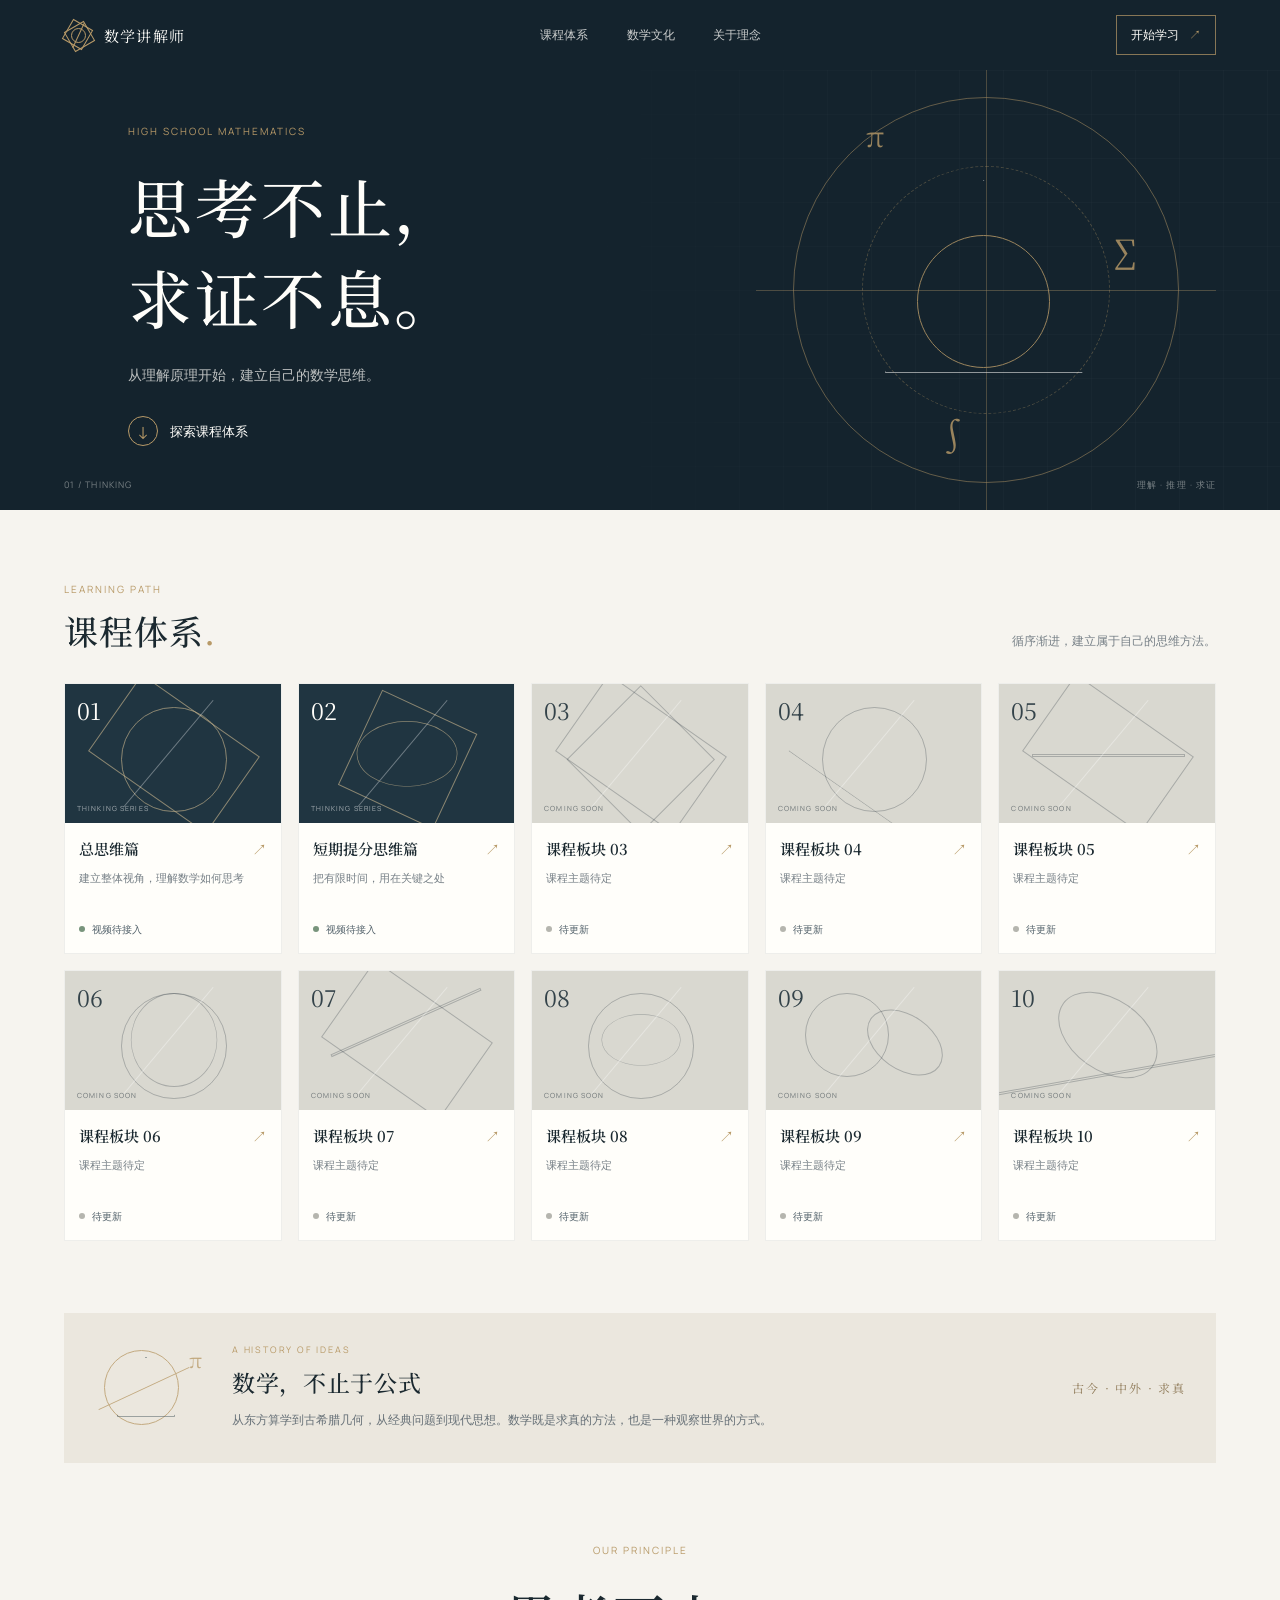
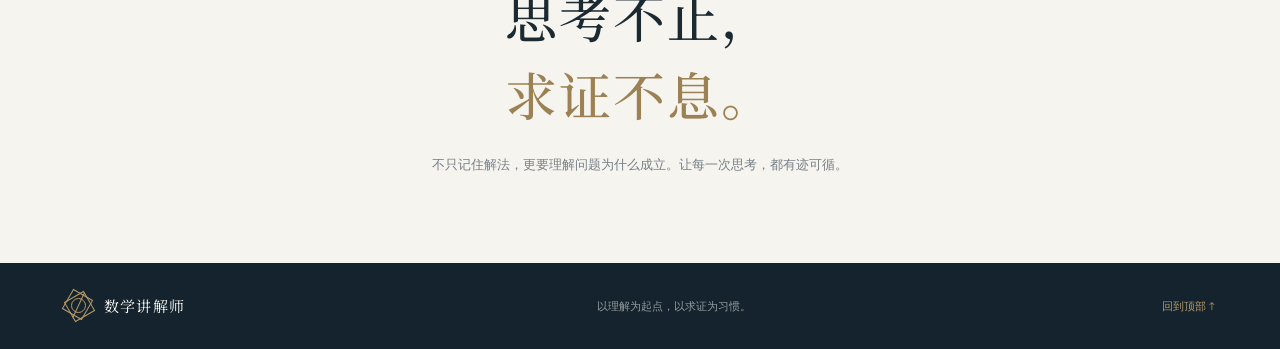
<file: math_teaching_site/index.html>
<!doctype html>
<html lang="zh-CN">
<head>
  <meta charset="utf-8">
  <meta name="viewport" content="width=device-width, initial-scale=1, viewport-fit=cover">
  <meta name="theme-color" content="#14232d">
  <meta name="description" content="思考不止，求证不息。高中数学思维与课程学习。">
  <title>思考不止，求证不息｜高中数学</title>
  <link rel="stylesheet" href="style.css">
  <script src="config.js"></script>
</head>
<body>
  <header class="site-header">
    <a class="brand" href="./" aria-label="返回首页">
      <span class="brand-mark" aria-hidden="true"><span></span><i></i></span>
      <span class="brand-name" id="brandName">数学讲解师</span>
    </a>
    <nav class="desktop-nav" id="desktopNav" aria-label="主导航"></nav>
    <a class="header-cta" href="#courses">开始学习 <span aria-hidden="true">↗</span></a>
  </header>

  <main>
    <section class="hero" id="top">
      <div class="hero-grid" aria-hidden="true"></div>
      <div class="hero-content">
        <p class="eyebrow" id="heroEyebrow">HIGH SCHOOL MATHEMATICS</p>
        <h1 id="heroSlogan">思考不止，<br>求证不息。</h1>
        <p class="hero-description" id="heroDescription">从理解原理开始，建立自己的数学思维。</p>
        <a class="primary-link" href="#courses"><span class="play-symbol">↓</span> 探索课程体系</a>
      </div>
      <div class="hero-art" aria-hidden="true">
        <div class="orbit orbit-one"></div>
        <div class="orbit orbit-two"></div>
        <div class="axis axis-x"></div>
        <div class="axis axis-y"></div>
        <div class="math-symbol symbol-pi">π</div>
        <div class="math-symbol symbol-sigma">∑</div>
        <div class="math-symbol symbol-integral">∫</div>
        <div class="geometry-triangle"></div>
        <div class="geometry-circle"></div>
        <div class="art-caption">QUESTION · REASON · PROVE</div>
      </div>
      <div class="hero-bottom"><span>01 / THINKING</span><span>理解 · 推理 · 求证</span></div>
    </section>

    <section class="section courses-section" id="courses">
      <div class="section-heading">
        <div>
          <p class="section-kicker">LEARNING PATH</p>
          <h2>课程体系<span class="heading-dot">.</span></h2>
        </div>
        <p class="section-note">循序渐进，建立属于自己的思维方法。</p>
      </div>
      <div class="course-grid" id="courseGrid"></div>
    </section>

    <section class="culture-band" id="culture">
      <div class="culture-mark" aria-hidden="true">
        <span class="culture-circle"></span><span class="culture-line"></span><span class="culture-triangle"></span>
        <span class="culture-pi">π</span>
      </div>
      <div class="culture-copy">
        <p class="section-kicker">A HISTORY OF IDEAS</p>
        <h2 id="cultureTitle">数学，不止于公式</h2>
        <p id="cultureDescription">从东方算学到古希腊几何，从经典问题到现代思想。数学既是求真的方法，也是一种观察世界的方式。</p>
      </div>
      <div class="culture-side-note">古今 · 中外 · 求真</div>
    </section>

    <section class="section about-section" id="about">
      <p class="section-kicker">OUR PRINCIPLE</p>
      <h2 class="about-slogan" id="aboutSlogan">思考不止，<br><em>求证不息。</em></h2>
      <p class="about-description" id="aboutDescription">不只记住解法，更要理解问题为什么成立。让每一次思考，都有迹可循。</p>
    </section>
  </main>

  <footer class="site-footer">
    <a class="brand footer-brand" href="./">
      <span class="brand-mark" aria-hidden="true"><span></span><i></i></span>
      <span class="brand-name" id="footerBrandName">数学讲解师</span>
    </a>
    <p id="footerNote">以理解为起点，以求证为习惯。</p>
    <a class="back-top" href="#top">回到顶部 ↑</a>
  </footer>

  <script>
    (function () {
      const cfg = window.SITE_CONFIG || {};
      const $ = (id) => document.getElementById(id);
      $("brandName").textContent = cfg.brandName || "数学讲解师";
      $("footerBrandName").textContent = cfg.brandName || "数学讲解师";
      document.title = (cfg.slogan || "思考不止，求证不息。") + "｜高中数学";
      $("heroEyebrow").textContent = cfg.heroEyebrow || "";
      $("heroSlogan").innerHTML = (cfg.slogan || "思考不止，求证不息。").replace("，", "，<br>");
      $("heroDescription").textContent = cfg.heroDescription || "";
      $("cultureTitle").textContent = cfg.cultureTitle || "";
      $("cultureDescription").textContent = cfg.cultureDescription || "";
      $("aboutSlogan").innerHTML = (cfg.slogan || "").replace("，", "，<br><em>").replace(/。$/, "。</em>");
      $("aboutDescription").textContent = cfg.aboutDescription || "";
      $("footerNote").textContent = cfg.footerNote || "";
      $("desktopNav").innerHTML = (cfg.navItems || []).map(item =>
        `<a href="${item.href}">${item.label}</a>`
      ).join("");

      const grid = $("courseGrid");
      (cfg.courses || []).forEach(course => {
        const pending = course.status !== "ready";
        const card = document.createElement("article");
        card.className = "course-card" + (pending ? " is-pending" : "");
        card.innerHTML = `
          <a class="course-link" href="course.html?id=${encodeURIComponent(course.id)}" aria-label="查看${course.title}">
            <div class="course-visual visual-${course.id}" aria-hidden="true">
              <span class="course-number">${course.id}</span>
              <span class="visual-label">${pending ? "COMING SOON" : "THINKING SERIES"}</span>
              <span class="visual-shape"></span>
            </div>
            <div class="course-info">
              <div class="course-title-row"><h3>${course.title}</h3><span class="course-arrow">↗</span></div>
              <p>${course.subtitle || ""}</p>
              <div class="course-status"><span class="status-dot ${pending ? "muted" : ""}"></span>${pending ? "待更新" : (course.embedHtml ? "课程已上线" : "视频待接入")}</div>
            </div>
          </a>`;
        grid.appendChild(card);
      });
    })();
  </script>
</body>
</html>
</file>
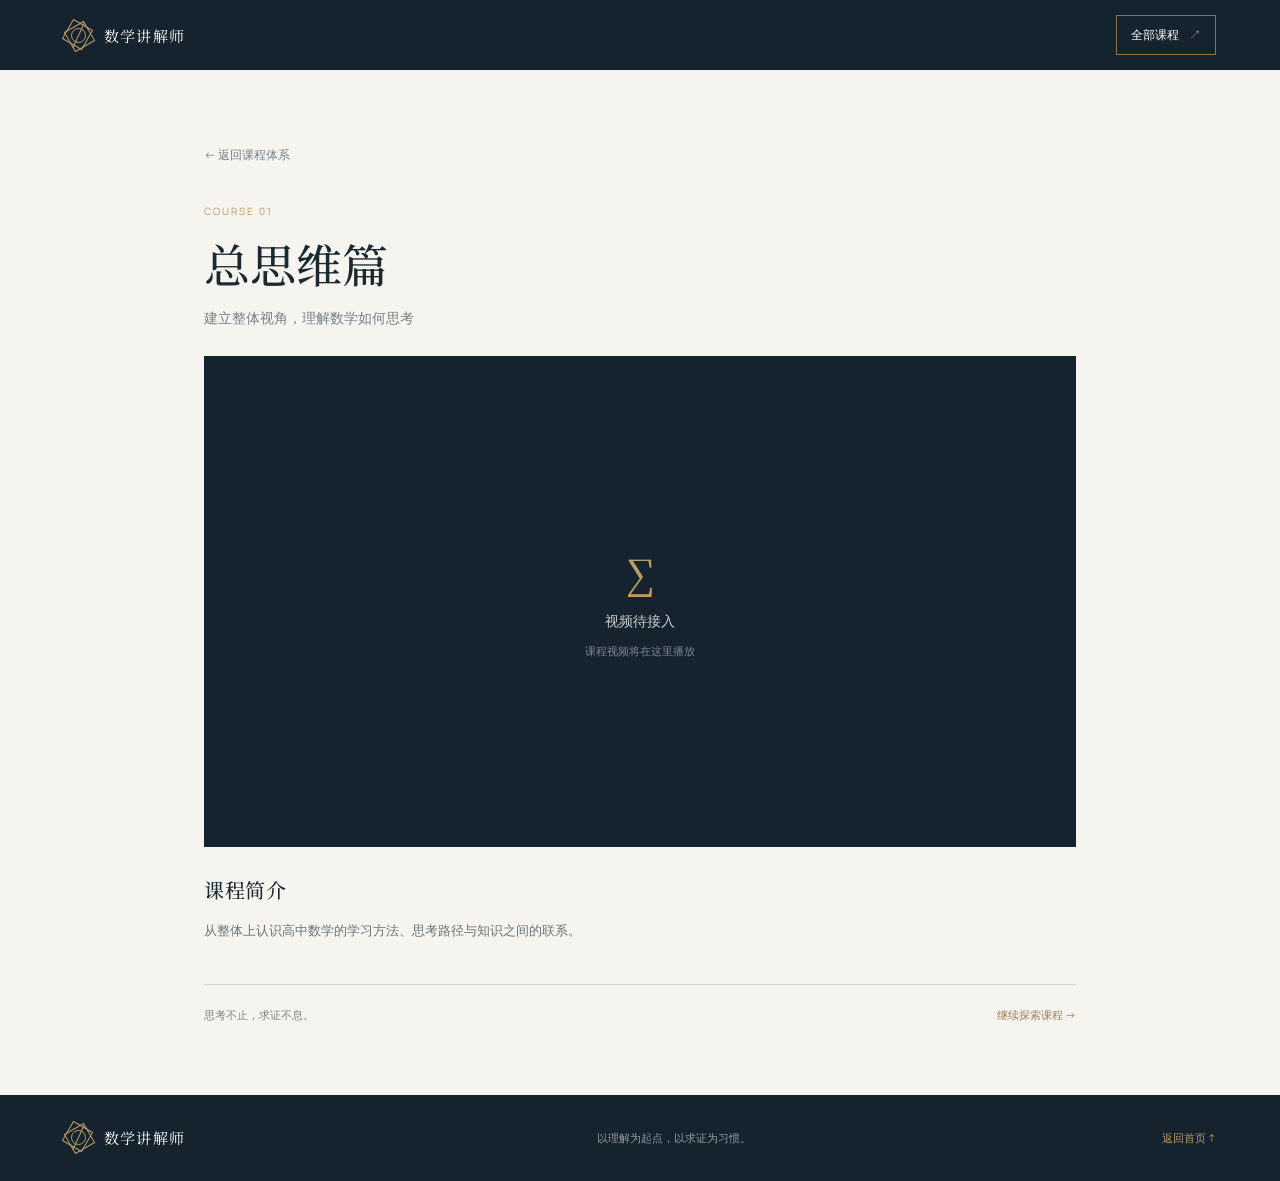
<file: math_teaching_site/course.html>
<!doctype html>
<html lang="zh-CN">
<head>
  <meta charset="utf-8">
  <meta name="viewport" content="width=device-width, initial-scale=1, viewport-fit=cover">
  <meta name="theme-color" content="#14232d">
  <title>课程详情｜思考不止，求证不息</title>
  <link rel="stylesheet" href="style.css">
  <script src="config.js"></script>
</head>
<body class="course-page">
  <header class="site-header">
    <a class="brand" href="./" aria-label="返回首页">
      <span class="brand-mark" aria-hidden="true"><span></span><i></i></span>
      <span class="brand-name" id="brandName">数学讲解师</span>
    </a>
    <a class="header-cta" href="./#courses">全部课程 <span aria-hidden="true">↗</span></a>
  </header>
  <main class="course-detail section">
    <a class="back-link" href="./#courses">← 返回课程体系</a>
    <p class="section-kicker" id="courseEyebrow">COURSE DETAIL</p>
    <h1 id="courseTitle">课程标题</h1>
    <p class="detail-subtitle" id="courseSubtitle"></p>
    <div class="video-shell" id="videoShell">
      <div class="video-placeholder">
        <div class="placeholder-mark">∑</div>
        <p id="videoStatus">视频待接入</p>
        <span>课程视频将在这里播放</span>
      </div>
    </div>
    <section class="detail-description">
      <h2>课程简介</h2>
      <p id="courseDescription"></p>
    </section>
    <div class="detail-bottom">
      <span>思考不止，求证不息。</span>
      <a href="./#courses">继续探索课程 →</a>
    </div>
  </main>
  <footer class="site-footer">
    <a class="brand footer-brand" href="./">
      <span class="brand-mark" aria-hidden="true"><span></span><i></i></span>
      <span class="brand-name" id="footerBrandName">数学讲解师</span>
    </a>
    <p>以理解为起点，以求证为习惯。</p>
    <a class="back-top" href="./#top">返回首页 ↑</a>
  </footer>
  <script>
    (function () {
      const cfg = window.SITE_CONFIG || {};
      const params = new URLSearchParams(location.search);
      const id = params.get("id") || "01";
      const course = (cfg.courses || []).find(item => item.id === id);
      document.getElementById("brandName").textContent = cfg.brandName || "数学讲解师";
      document.getElementById("footerBrandName").textContent = cfg.brandName || "数学讲解师";
      if (!course) {
        document.getElementById("courseTitle").textContent = "暂未找到该课程";
        document.getElementById("courseSubtitle").textContent = "请返回课程体系选择其他板块。";
        document.getElementById("courseDescription").textContent = "";
        return;
      }
      document.title = course.title + "｜" + (cfg.slogan || "思考不止，求证不息。");
      document.getElementById("courseEyebrow").textContent = "COURSE " + course.id;
      document.getElementById("courseTitle").textContent = course.title;
      document.getElementById("courseSubtitle").textContent = course.subtitle || "";
      document.getElementById("courseDescription").textContent = course.description || "课程内容持续整理中。";
      const shell = document.getElementById("videoShell");
      const status = document.getElementById("videoStatus");
      if (course.embedHtml && course.status === "ready") {
        shell.innerHTML = '<div class="video-frame">' + course.embedHtml + '</div>';
      } else {
        status.textContent = course.status === "pending" ? "待更新" : "视频待接入";
      }
    })();
  </script>
</body>
</html>
</file>
<file: math_teaching_site/style.css>
@import url('https://fonts.googleapis.com/css2?family=Noto+Serif+SC:wght@400;500;600;700&family=Manrope:wght@400;500;600;700&display=swap');

:root {
  --ink: #14232d;
  --ink-soft: #243843;
  --paper: #f6f4ef;
  --paper-deep: #ebe7de;
  --white: #fffefa;
  --gold: #b89a68;
  --text: #1b2930;
  --muted: #778087;
  --line: rgba(20,35,45,.15);
  --serif: "Noto Serif SC", "Songti SC", "SimSun", serif;
  --sans: "Manrope", -apple-system, BlinkMacSystemFont, "PingFang SC", "Microsoft YaHei", sans-serif;
}
* { box-sizing: border-box; }
html { scroll-behavior: smooth; scroll-padding-top: 76px; }
body { margin: 0; background: var(--paper); color: var(--text); font-family: var(--sans); -webkit-font-smoothing: antialiased; }
a { color: inherit; text-decoration: none; }
.site-header { min-height: 70px; padding: 0 clamp(18px, 5vw, 72px); display: flex; align-items: center; justify-content: space-between; gap: 24px; background: var(--ink); color: var(--white); }
.brand { display: inline-flex; align-items: center; gap: 11px; min-width: 0; }
.brand-name { font-family: var(--serif); font-size: 15px; letter-spacing: .08em; white-space: nowrap; }
.brand-mark { width: 29px; height: 29px; display: inline-block; position: relative; flex: 0 0 auto; }
.brand-mark::before, .brand-mark::after, .brand-mark span { content: ""; position: absolute; border: 1px solid var(--gold); }
.brand-mark::before { inset: 2px 4px 4px 2px; transform: rotate(30deg); }
.brand-mark::after { inset: 4px 2px 2px 4px; transform: rotate(-30deg); }
.brand-mark span { inset: 7px; border-radius: 50%; }
.brand-mark i { position: absolute; width: 1px; height: 27px; left: 14px; top: 1px; background: var(--gold); transform: rotate(25deg); }
.desktop-nav { display: flex; align-items: center; gap: clamp(18px, 3vw, 42px); margin-left: auto; margin-right: auto; }
.desktop-nav a { font-size: 12px; color: rgba(255,254,250,.78); transition: color .2s; }
.desktop-nav a:hover, .header-cta:hover { color: var(--gold); }
.header-cta { border: 1px solid rgba(184,154,104,.7); padding: 10px 14px; font-size: 12px; white-space: nowrap; transition: color .2s; }
.header-cta span { margin-left: 8px; color: var(--gold); }
.hero { min-height: 430px; background: var(--ink); color: var(--white); position: relative; overflow: hidden; display: flex; align-items: center; padding: 54px clamp(24px, 10vw, 150px) 64px; }
.hero-grid { position: absolute; inset: 0 0 0 44%; opacity: .15; background-image: linear-gradient(rgba(255,255,255,.12) 1px, transparent 1px), linear-gradient(90deg, rgba(255,255,255,.12) 1px, transparent 1px); background-size: 44px 44px; mask-image: linear-gradient(90deg, transparent, #000 45%, #000); }
.hero-content { position: relative; z-index: 2; max-width: 530px; }
.eyebrow, .section-kicker { font-family: var(--sans); font-size: 10px; letter-spacing: .2em; color: var(--gold); margin: 0 0 22px; }
.hero h1 { margin: 0; font-family: var(--serif); font-weight: 500; font-size: clamp(36px, 5vw, 64px); letter-spacing: .04em; line-height: 1.42; }
.hero-description { margin: 20px 0 28px; color: rgba(255,254,250,.72); font-size: 14px; line-height: 1.9; }
.primary-link { display: inline-flex; align-items: center; gap: 12px; font-size: 13px; }
.play-symbol { display: grid; place-items: center; width: 30px; height: 30px; border: 1px solid var(--gold); border-radius: 50%; color: var(--gold); font-size: 17px; }
.hero-art { position: absolute; right: 5%; top: 50%; transform: translateY(-50%); width: min(42vw, 460px); aspect-ratio: 1; opacity: .82; }
.orbit { position: absolute; border: 1px solid rgba(184,154,104,.6); border-radius: 50%; }
.orbit-one { inset: 8%; }
.orbit-two { inset: 23%; border-style: dashed; opacity: .7; }
.axis { position: absolute; background: rgba(184,154,104,.42); }
.axis-x { height: 1px; left: 0; right: 0; top: 50%; }
.axis-y { width: 1px; top: 0; bottom: 0; left: 50%; }
.math-symbol { position: absolute; color: var(--gold); font-family: var(--serif); font-size: 28px; }
.symbol-pi { top: 12%; left: 24%; }
.symbol-sigma { right: 16%; top: 36%; font-size: 34px; }
.symbol-integral { bottom: 13%; left: 39%; font-size: 36px; }
.geometry-triangle { position: absolute; width: 43%; height: 42%; left: 28%; top: 26%; border: 1px solid rgba(255,254,250,.65); clip-path: polygon(50% 0, 100% 100%, 0 100%); }
.geometry-circle { position: absolute; width: 29%; aspect-ratio: 1; border: 1px solid var(--gold); border-radius: 50%; left: 35%; top: 38%; }
.art-caption { position: absolute; bottom: 0; left: 50%; transform: translateX(-50%); white-space: nowrap; color: rgba(255,254,250,.45); font-size: 8px; letter-spacing: .18em; }
.hero-bottom { position: absolute; bottom: 18px; left: clamp(24px, 5vw, 72px); right: clamp(24px, 5vw, 72px); display: flex; justify-content: space-between; color: rgba(255,254,250,.43); font-size: 9px; letter-spacing: .12em; }
.section { padding: 72px clamp(20px, 5vw, 72px); }
.section-heading { display: flex; justify-content: space-between; align-items: end; gap: 20px; margin-bottom: 28px; }
.section-heading .section-kicker { margin-bottom: 10px; }
.section-heading h2, .culture-copy h2, .detail-description h2 { font-family: var(--serif); font-weight: 500; font-size: clamp(25px, 3vw, 34px); margin: 0; letter-spacing: .03em; }
.heading-dot { color: var(--gold); }
.section-note { font-size: 12px; color: var(--muted); margin: 0 0 5px; }
.course-grid { display: grid; grid-template-columns: repeat(5, minmax(0, 1fr)); gap: 16px; }
.course-card { min-width: 0; background: var(--white); border: 1px solid rgba(20,35,45,.07); transition: transform .2s, box-shadow .2s; }
.course-card:hover { transform: translateY(-3px); box-shadow: 0 10px 28px rgba(20,35,45,.08); }
.course-visual { aspect-ratio: 1.55; position: relative; overflow: hidden; background: #203541; color: var(--white); }
.course-visual::before, .course-visual::after { content: ""; position: absolute; border: 1px solid rgba(196,177,139,.65); }
.course-visual::before { width: 48%; aspect-ratio: 1; border-radius: 50%; left: 26%; top: 16%; }
.course-visual::after { width: 66%; height: 66%; left: 17%; top: 16%; transform: rotate(35deg); }
.course-number { position: absolute; z-index: 2; left: 12px; top: 10px; font-family: var(--serif); font-size: 23px; }
.visual-label { position: absolute; z-index: 2; bottom: 10px; left: 12px; font-size: 7px; letter-spacing: .16em; color: rgba(255,255,255,.6); }
.visual-shape { position: absolute; z-index: 1; left: 48%; top: 0; height: 100%; width: 1px; background: rgba(255,255,255,.35); transform: rotate(40deg); }
.visual-02::before { border-radius: 0; transform: rotate(25deg); }
.visual-02::after { border-radius: 50%; transform: scale(.7); }
.visual-03::before { border-radius: 0; transform: rotate(45deg); }
.visual-04::after { clip-path: polygon(50% 0, 100% 100%, 0 100%); }
.visual-05::before { width: 70%; height: 1px; aspect-ratio: auto; left: 15%; top: 50%; border-radius: 0; }
.visual-06::after { border-radius: 50%; transform: scaleX(.6); }
.visual-07::before { width: 75%; height: 1px; aspect-ratio: auto; left: 12%; top: 36%; border-radius: 0; transform: rotate(-24deg); }
.visual-08::after { border-radius: 50%; transform: scale(.55); }
.visual-09::before { width: 38%; aspect-ratio: 1; left: 18%; }
.visual-09::after { width: 38%; height: 38%; left: 45%; top: 32%; border-radius: 50%; }
.visual-10 { background: #283b43; }
.visual-10::before { width: 130%; height: 1px; aspect-ratio: auto; top: 72%; left: -10%; border-radius: 0; transform: rotate(-10deg); }
.visual-10::after { width: 50%; height: 50%; left: 25%; top: 20%; border-radius: 50%; }
.is-pending .course-visual { background: #d9d8d0; color: #34434a; }
.is-pending .course-visual::before, .is-pending .course-visual::after { border-color: rgba(20,35,45,.25); }
.is-pending .visual-label { color: rgba(20,35,45,.55); }
.course-info { padding: 15px 14px 16px; }
.course-title-row { display: flex; align-items: baseline; justify-content: space-between; gap: 5px; }
.course-info h3 { font-family: var(--serif); font-size: 15px; line-height: 1.5; font-weight: 600; margin: 0; }
.course-arrow { color: var(--gold); font-size: 15px; flex: 0 0 auto; }
.course-info p { margin: 8px 0 17px; color: var(--muted); font-size: 11px; line-height: 1.7; min-height: 36px; }
.course-status { display: flex; align-items: center; gap: 7px; color: #52616a; font-size: 10px; }
.status-dot { width: 6px; height: 6px; border-radius: 50%; background: #78947c; }
.status-dot.muted { background: #b5b5ae; }
.culture-band { margin: 0 clamp(20px, 5vw, 72px) 72px; padding: 26px 30px; min-height: 150px; display: flex; align-items: center; gap: 28px; background: var(--paper-deep); position: relative; overflow: hidden; }
.culture-mark { width: 110px; height: 90px; position: relative; flex: 0 0 auto; opacity: .8; }
.culture-circle { position: absolute; width: 75px; height: 75px; border: 1px solid var(--gold); border-radius: 50%; left: 10px; top: 7px; }
.culture-line { position: absolute; width: 100px; height: 1px; background: var(--gold); left: 0; top: 45px; transform: rotate(-25deg); }
.culture-triangle { position: absolute; width: 58px; height: 60px; border: 1px solid var(--ink-soft); left: 23px; top: 14px; clip-path: polygon(50% 0,100% 100%,0 100%); }
.culture-pi { position: absolute; right: 2px; top: 2px; font-family: var(--serif); font-size: 20px; color: var(--gold); }
.culture-copy { max-width: 590px; position: relative; z-index: 1; }
.culture-copy .section-kicker { margin-bottom: 10px; font-size: 9px; }
.culture-copy h2 { font-size: 23px; }
.culture-copy p:last-child { color: #667077; font-size: 12px; line-height: 1.9; margin: 10px 0 0; }
.culture-side-note { margin-left: auto; color: #8e7957; font-family: var(--serif); font-size: 12px; letter-spacing: .15em; white-space: nowrap; }
.about-section { text-align: center; padding-top: 8px; padding-bottom: 86px; }
.about-section .section-kicker { margin-bottom: 20px; }
.about-slogan { font-family: var(--serif); font-size: clamp(32px, 5vw, 52px); font-weight: 500; line-height: 1.5; letter-spacing: .04em; margin: 0; }
.about-slogan em { color: #9c8154; font-style: normal; }
.about-description { max-width: 440px; margin: 18px auto 0; font-size: 13px; line-height: 2; color: var(--muted); }
.site-footer { min-height: 86px; padding: 22px clamp(20px, 5vw, 72px); background: var(--ink); color: var(--white); display: flex; align-items: center; justify-content: space-between; gap: 20px; }
.site-footer p { color: rgba(255,254,250,.55); font-size: 11px; margin: 0; }
.back-top { color: var(--gold); font-size: 11px; white-space: nowrap; }
.course-detail { min-height: 72vh; max-width: 1000px; margin: 0 auto; }
.back-link { display: inline-block; color: var(--muted); font-size: 12px; margin-bottom: 40px; }
.course-detail .section-kicker { margin-bottom: 12px; }
.course-detail h1 { font-family: var(--serif); font-weight: 500; font-size: clamp(30px, 5vw, 46px); margin: 0; }
.detail-subtitle { color: var(--muted); font-size: 14px; margin: 12px 0 28px; }
.video-shell { width: 100%; background: #14232d; aspect-ratio: 16 / 9; display: grid; place-items: center; overflow: hidden; }
.video-placeholder { text-align: center; color: rgba(255,255,255,.78); }
.placeholder-mark { color: var(--gold); font-family: var(--serif); font-size: 42px; margin-bottom: 8px; }
.video-placeholder p { font-size: 14px; margin: 0 0 7px; }
.video-placeholder span { font-size: 11px; color: rgba(255,255,255,.45); }
.video-frame, .video-frame iframe { display: block; width: 100%; height: 100%; border: 0; }
.detail-description { padding: 28px 0; border-bottom: 1px solid var(--line); }
.detail-description h2 { font-size: 20px; }
.detail-description p { color: #68747a; font-size: 13px; line-height: 2; max-width: 720px; }
.detail-bottom { display: flex; justify-content: space-between; gap: 16px; padding-top: 22px; font-size: 11px; color: var(--muted); }
.detail-bottom a { color: #9c8154; }
@media (max-width: 900px) {
  .course-grid { grid-template-columns: repeat(3, minmax(0, 1fr)); gap: 12px; }
  .hero-art { right: -4%; opacity: .48; width: 48vw; }
  .hero-content { max-width: 65%; }
  .culture-side-note { display: none; }
}
@media (max-width: 600px) {
  .site-header { min-height: 60px; padding: 0 17px; gap: 12px; }
  .brand-mark { width: 25px; height: 25px; }
  .brand-mark i { height: 23px; left: 12px; }
  .brand-name { font-size: 13px; letter-spacing: .04em; }
  .desktop-nav { display: none; }
  .header-cta { padding: 8px 10px; font-size: 11px; }
  .hero { min-height: 390px; padding: 58px 24px 66px; align-items: flex-start; }
  .hero-content { max-width: 100%; }
  .eyebrow { font-size: 9px; margin-bottom: 18px; }
  .hero h1 { font-size: clamp(35px, 10vw, 44px); line-height: 1.45; }
  .hero-description { max-width: 245px; font-size: 13px; margin: 17px 0 24px; }
  .hero-art { width: 66vw; right: -22%; top: 61%; opacity: .25; }
  .hero-grid { inset-left: 20%; }
  .hero-bottom { font-size: 8px; bottom: 15px; }
  .section { padding: 48px 18px; }
  .section-heading { display: block; margin-bottom: 20px; }
  .section-heading h2 { font-size: 27px; }
  .section-note { margin-top: 10px; font-size: 11px; }
  .course-grid { grid-template-columns: repeat(2, minmax(0, 1fr)); gap: 10px; }
  .course-visual { aspect-ratio: 1.38; }
  .course-number { left: 9px; top: 8px; font-size: 20px; }
  .visual-label { left: 9px; bottom: 8px; font-size: 6px; }
  .course-info { padding: 12px 10px 13px; }
  .course-info h3 { font-size: 13px; line-height: 1.55; }
  .course-arrow { font-size: 13px; }
  .course-info p { font-size: 10px; margin: 7px 0 13px; min-height: 34px; }
  .course-status { font-size: 10px; }
  .culture-band { margin: 0 18px 52px; padding: 22px 18px; gap: 14px; min-height: 0; }
  .culture-mark { width: 68px; height: 68px; transform: scale(.72); transform-origin: left center; margin-right: -12px; }
  .culture-copy .section-kicker { font-size: 8px; margin-bottom: 8px; }
  .culture-copy h2 { font-size: 19px; }
  .culture-copy p:last-child { font-size: 11px; line-height: 1.8; }
  .about-section { padding-top: 0; padding-bottom: 55px; }
  .about-slogan { font-size: 34px; }
  .about-description { font-size: 12px; max-width: 300px; }
  .site-footer { padding: 20px 18px; min-height: 78px; gap: 12px; flex-wrap: wrap; }
  .site-footer p { display: none; }
  .footer-brand .brand-name { font-size: 12px; }
  .course-detail { padding-top: 34px; }
  .back-link { margin-bottom: 28px; }
  .detail-subtitle { font-size: 12px; margin-bottom: 20px; }
  .video-shell { aspect-ratio: 16 / 9; }
  .detail-description { padding: 22px 0; }
  .detail-bottom { flex-direction: column; }
}
@media (prefers-reduced-motion: reduce) {
  html { scroll-behavior: auto; }
  *, *::before, *::after { transition: none !important; }
}
</file>
